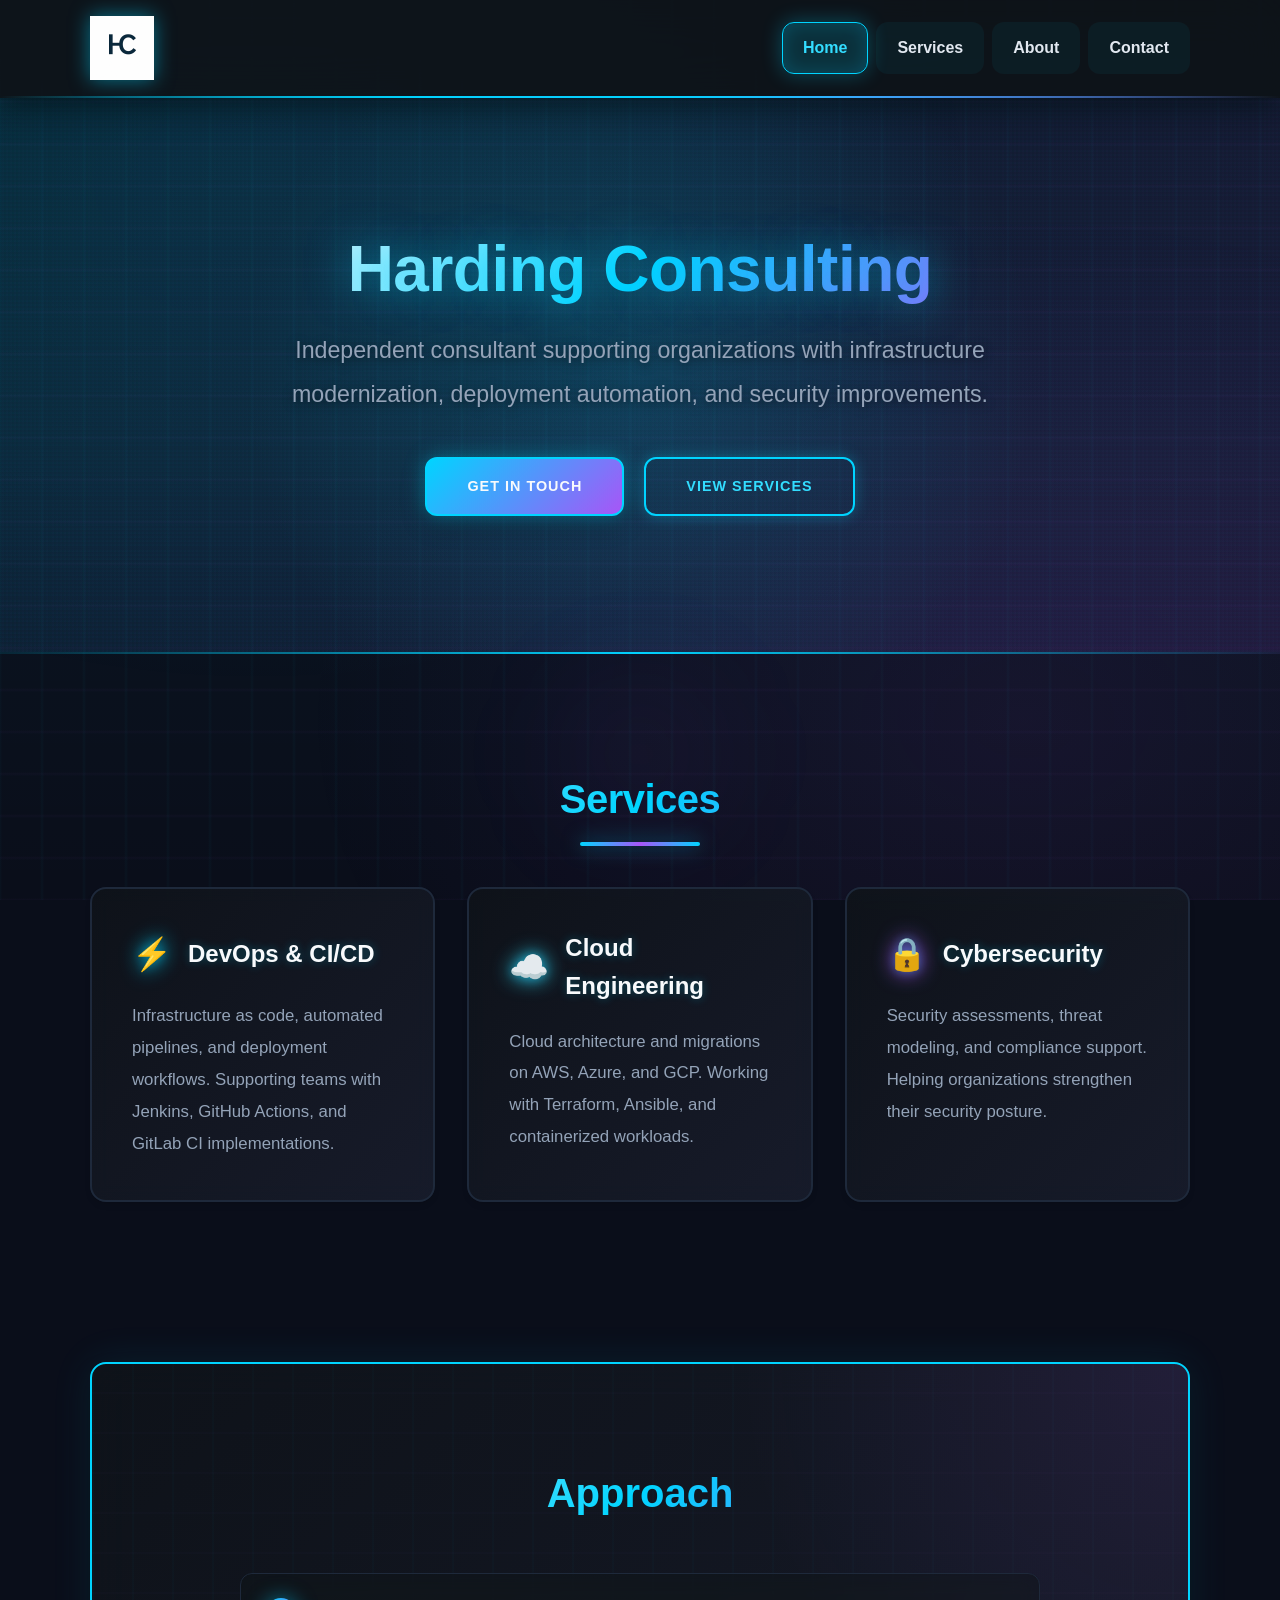
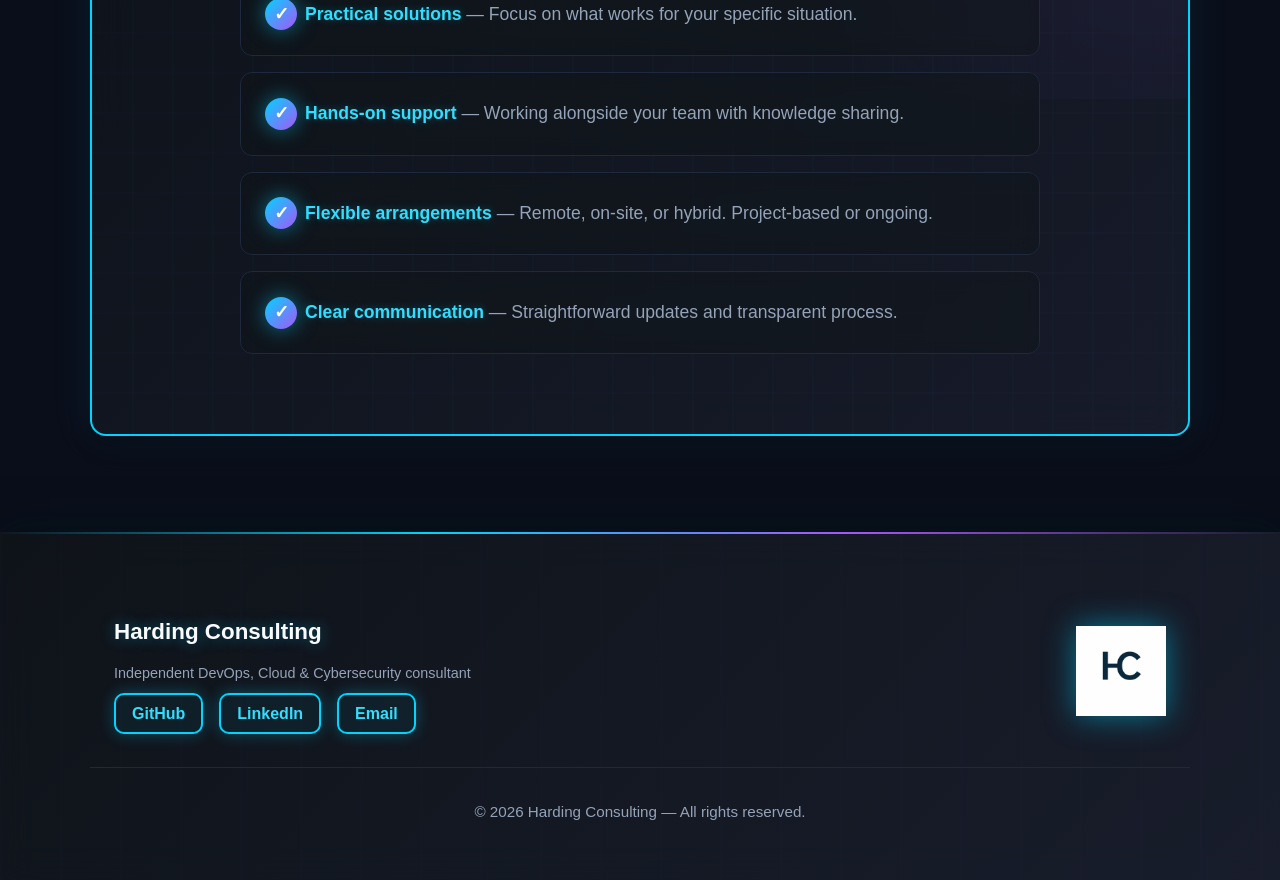
<file: index.html>
<!doctype html>
<html lang="en">
<head>
  <meta charset="utf-8">
  <meta name="viewport" content="width=device-width, initial-scale=1">
  <title>Harding Consulting — DevOps, Cloud & Cybersecurity</title>
  <meta name="description" content="Harding Consulting: Professional DevOps, Cloud and Cybersecurity services. Scalable infrastructure, secure systems, cloud migrations, and CI/CD automation.">
  <meta name="author" content="Harding Consulting">
  <meta property="og:title" content="Harding Consulting — DevOps, Cloud & Cybersecurity">
  <meta property="og:description" content="Professional DevOps, Cloud and Cybersecurity services for teams and enterprises.">
  <meta property="og:type" content="website">
  <meta property="og:url" content="https://harding.consulting/">
  <meta name="referrer" content="strict-origin-when-cross-origin">
  <meta name="robots" content="index,follow">
  <meta http-equiv="Content-Security-Policy" content="default-src 'self'; img-src 'self' data:; script-src 'self'; style-src 'self' 'unsafe-inline'; connect-src 'self';">
  <link rel="icon" href="/assets/favicon.svg" type="image/svg+xml">
  <link rel="stylesheet" href="/assets/css/style.css?v=2">
</head>
<body>
  <header class="site-header">
    <div class="container nav-wrap">
      <a class="logo" href="/">
        <img src="/assets/img/logo.png" alt="Harding Consulting" class="logo-img"/>
        <span class="sr-only">Harding Consulting</span>
      </a>
      <button id="navToggle" class="nav-toggle" aria-expanded="false" aria-controls="mainNav">Menu</button>
      <nav id="mainNav" class="main-nav" aria-label="Main navigation">
        <a href="/" aria-current="page">Home</a>
        <a href="/services.html">Services</a>
        <a href="/about.html">About</a>
        <a href="/contact.html">Contact</a>
      </nav>
    </div>
  </header>

  <main>
    <section class="hero">
      <div class="container">
        <h1>Harding Consulting</h1>
        <p class="lead">Independent consultant supporting organizations with infrastructure modernization, deployment automation, and security improvements.</p>
        <p class="cta-row">
          <a class="btn" href="/contact.html">Get in touch</a> 
          <a class="btn ghost" href="/services.html">View services</a>
        </p>
      </div>
    </section>

    <section class="services container" aria-labelledby="services-heading">
      <h2 id="services-heading">Services</h2>
      <div class="grid">
        <article class="card">
          <h3>DevOps & CI/CD</h3>
          <p>Infrastructure as code, automated pipelines, and deployment workflows. Supporting teams with Jenkins, GitHub Actions, and GitLab CI implementations.</p>
        </article>
        <article class="card">
          <h3>Cloud Engineering</h3>
          <p>Cloud architecture and migrations on AWS, Azure, and GCP. Working with Terraform, Ansible, and containerized workloads.</p>
        </article>
        <article class="card">
          <h3>Cybersecurity</h3>
          <p>Security assessments, threat modeling, and compliance support. Helping organizations strengthen their security posture.</p>
        </article>
      </div>
    </section>

    <section class="why-work container" aria-labelledby="why-heading">
      <h2 id="why-heading">Approach</h2>
      <ul class="benefits-list">
        <li><strong>Practical solutions</strong> — Focus on what works for your specific situation.</li>
        <li><strong>Hands-on support</strong> — Working alongside your team with knowledge sharing.</li>
        <li><strong>Flexible arrangements</strong> — Remote, on-site, or hybrid. Project-based or ongoing.</li>
        <li><strong>Clear communication</strong> — Straightforward updates and transparent process.</li>
      </ul>
    </section>
  </main>

  <footer class="site-footer">
    <div class="container footer-content">
      <div>
        <strong>Harding Consulting</strong>
        <p class="tagline">Independent DevOps, Cloud & Cybersecurity consultant</p>
        <ul class="social">
          <li><a href="https://github.com/Hardi5" id="github" target="_blank" rel="noopener">GitHub</a></li>
          <li><a href="https://www.linkedin.com/in/hardikakalaw/" id="linkedin" target="_blank" rel="noopener">LinkedIn</a></li>
          <li><a href="mailto:hardi@harding.consulting" id="email">Email</a></li>
        </ul>
      </div>
      <div>
        <img src="/assets/img/logo.png" alt="Harding Consulting" class="footer-logo"/>
      </div>
    </div>
    <div class="container copy">&copy; <span id="year"></span> Harding Consulting — All rights reserved.</div>
  </footer>

  <script src="/assets/js/main.js"></script>
</body>
</html>
</file>
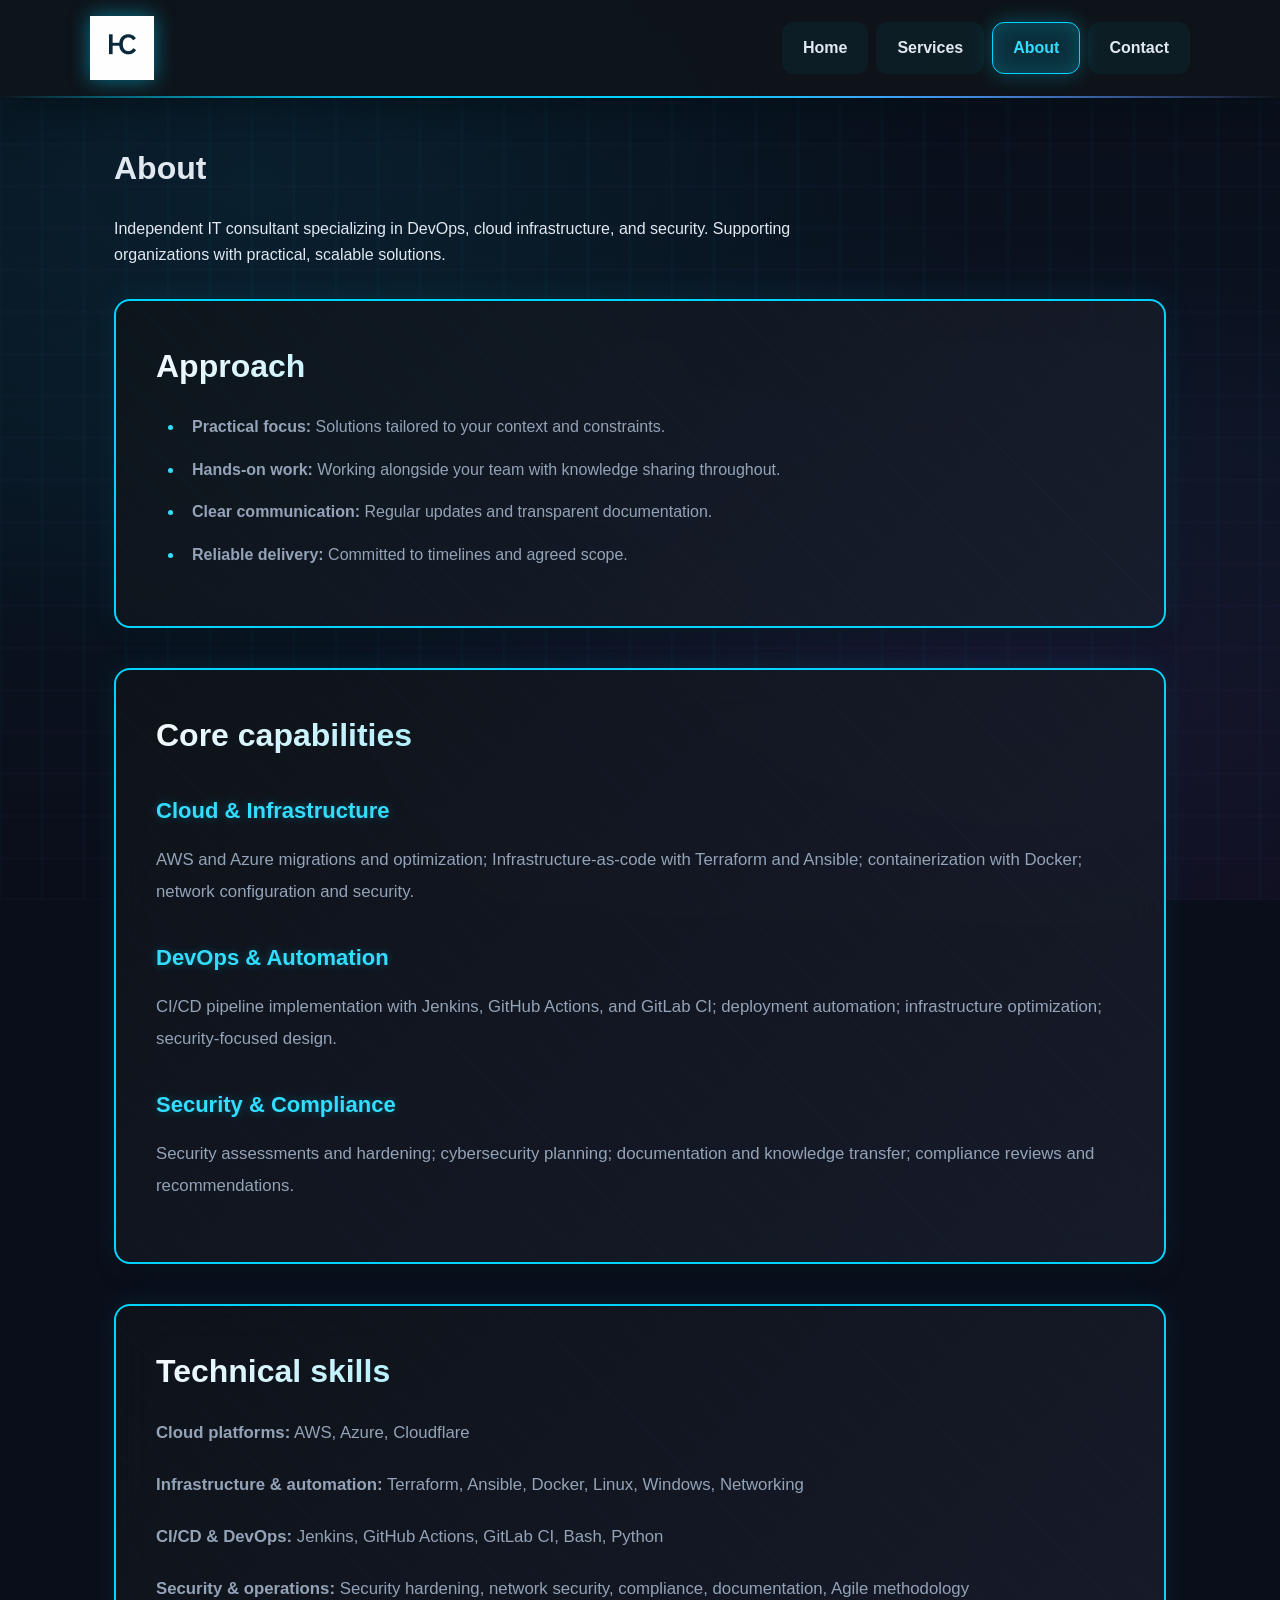
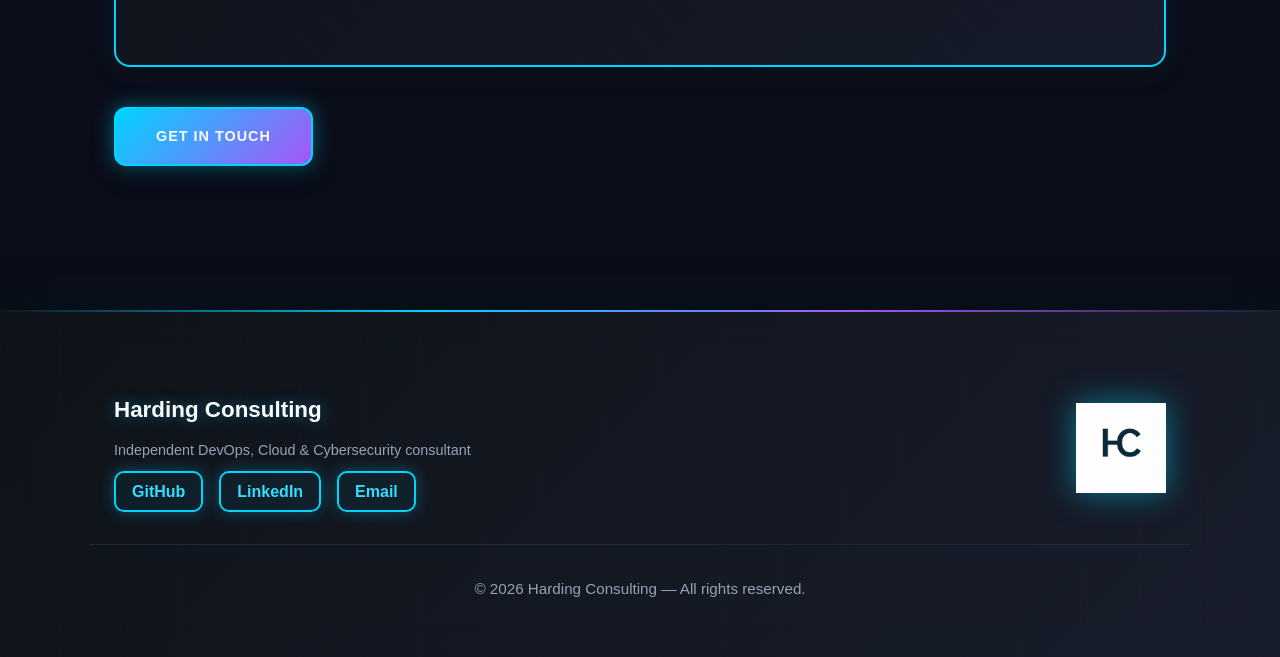
<file: about.html>
<!doctype html>
<html lang="en">
<head>
  <meta charset="utf-8">
  <meta name="viewport" content="width=device-width, initial-scale=1">
  <title>About — Harding Consulting</title>
  <meta name="description" content="About Harding Consulting — DevOps, Cloud and Cybersecurity consultant. Practical, hands-on engineering and strategy.">
  <link rel="stylesheet" href="/assets/css/style.css?v=2">
  <link rel="icon" href="/assets/favicon.svg" type="image/svg+xml">
  <meta name="referrer" content="strict-origin-when-cross-origin">
  <meta name="robots" content="index,follow">
  <meta http-equiv="Content-Security-Policy" content="default-src 'self'; img-src 'self' data:; script-src 'self'; style-src 'self' 'unsafe-inline'; connect-src 'self';">
</head>
<body>
  <header class="site-header">
    <div class="container nav-wrap">
      <a class="logo" href="/">
        <img src="/assets/img/logo.png" alt="Harding Consulting" class="logo-img"/>
        <span class="sr-only">Harding Consulting</span>
      </a>
      <button id="navToggle" class="nav-toggle" aria-expanded="false" aria-controls="mainNavAbout">Menu</button>
      <nav id="mainNavAbout" class="main-nav" aria-label="Main navigation">
        <a href="/">Home</a>
        <a href="/services.html">Services</a>
        <a href="/about.html" aria-current="page">About</a>
        <a href="/contact.html">Contact</a>
      </nav>
    </div>
  </header>

  <main class="container">
    <h1>About</h1>
    <p style="max-width:700px;margin-bottom:2rem">Independent IT consultant specializing in DevOps, cloud infrastructure, and security. Supporting organizations with practical, scalable solutions.</p>

    <section class="service-block">
      <h2>Approach</h2>
      <ul>
        <li><strong>Practical focus:</strong> Solutions tailored to your context and constraints.</li>
        <li><strong>Hands-on work:</strong> Working alongside your team with knowledge sharing throughout.</li>
        <li><strong>Clear communication:</strong> Regular updates and transparent documentation.</li>
        <li><strong>Reliable delivery:</strong> Committed to timelines and agreed scope.</li>
      </ul>
    </section>

    <section class="service-block">
      <h2>Core capabilities</h2>
      <h3>Cloud & Infrastructure</h3>
      <p>AWS and Azure migrations and optimization; Infrastructure-as-code with Terraform and Ansible; containerization with Docker; network configuration and security.</p>

      <h3>DevOps & Automation</h3>
      <p>CI/CD pipeline implementation with Jenkins, GitHub Actions, and GitLab CI; deployment automation; infrastructure optimization; security-focused design.</p>

      <h3>Security & Compliance</h3>
      <p>Security assessments and hardening; cybersecurity planning; documentation and knowledge transfer; compliance reviews and recommendations.</p>
    </section>

    <section class="service-block">
      <h2>Technical skills</h2>
      <p><strong>Cloud platforms:</strong> AWS, Azure, Cloudflare</p>
      <p><strong>Infrastructure & automation:</strong> Terraform, Ansible, Docker, Linux, Windows, Networking</p>
      <p><strong>CI/CD & DevOps:</strong> Jenkins, GitHub Actions, GitLab CI, Bash, Python</p>
      <p><strong>Security & operations:</strong> Security hardening, network security, compliance, documentation, Agile methodology</p>
    </section>

    <p style="margin-top:2rem"><a class="btn" href="/contact.html">Get in touch</a></p>
  </main>

  <footer class="site-footer">
    <div class="container footer-content">
      <div>
        <strong>Harding Consulting</strong>
        <p class="tagline">Independent DevOps, Cloud & Cybersecurity consultant</p>
        <ul class="social">
          <li><a href="https://github.com/Hardi5" id="github" target="_blank" rel="noopener">GitHub</a></li>
          <li><a href="https://www.linkedin.com/in/hardikakalaw/" id="linkedin" target="_blank" rel="noopener">LinkedIn</a></li>
          <li><a href="mailto:hardi@harding.consulting" id="email">Email</a></li>
        </ul>
      </div>
      <div>
        <img src="/assets/img/logo.png" alt="Harding Consulting" class="footer-logo"/>
      </div>
    </div>
    <div class="container copy">&copy; <span id="year-about"></span> Harding Consulting — All rights reserved.</div>
  </footer>

  <script src="/assets/js/main.js"></script>
</body>
</html>
</file>
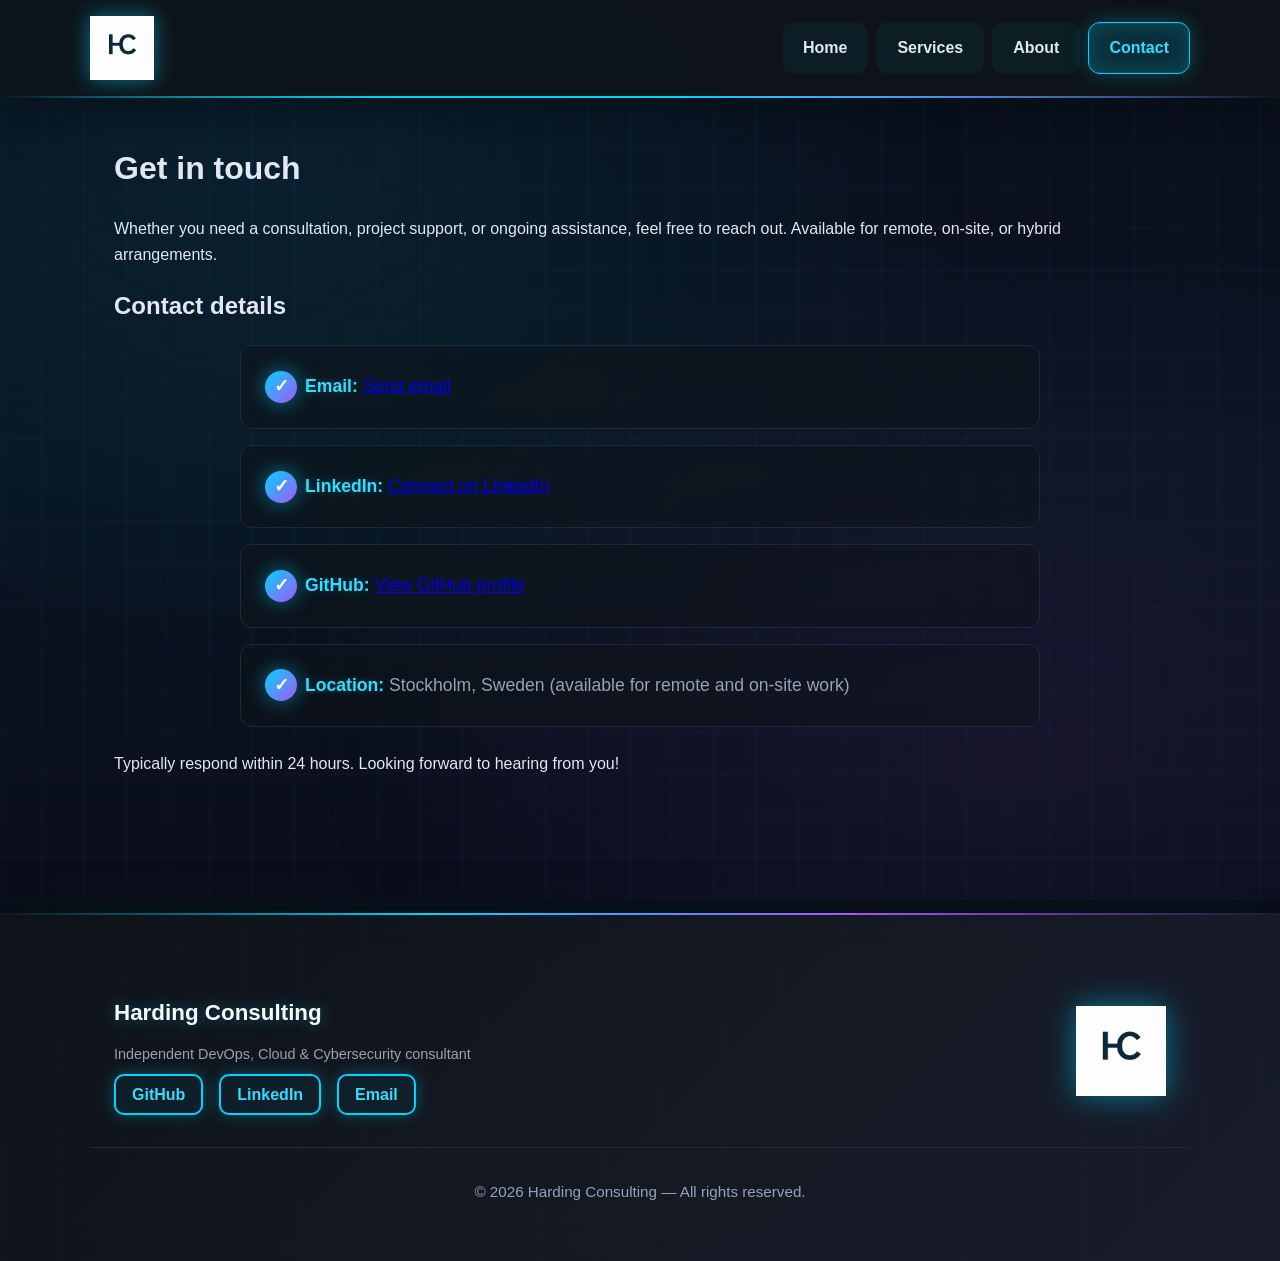
<file: contact.html>
<!doctype html>
<html lang="en">
<head>
  <meta charset="utf-8">
  <meta name="viewport" content="width=device-width, initial-scale=1">
  <title>Contact — Harding Consulting</title>
  <meta name="description" content="Contact Harding Consulting for DevOps, Cloud, and Cybersecurity services.">
  <link rel="stylesheet" href="/assets/css/style.css">
  <link rel="icon" href="/assets/favicon.svg" type="image/svg+xml">
  <meta name="referrer" content="strict-origin-when-cross-origin">
  <meta name="robots" content="index,follow">
  <meta http-equiv="Content-Security-Policy" content="default-src 'self'; img-src 'self' data:; script-src 'self'; style-src 'self' 'unsafe-inline'; connect-src 'self';">
</head>
<body>
  <header class="site-header">
    <div class="container nav-wrap">
      <a class="logo" href="/">
        <img src="/assets/img/logo.png" alt="Harding Consulting" class="logo-img"/>
        <span class="sr-only">Harding Consulting</span>
      </a>
      <button id="navToggle" class="nav-toggle" aria-expanded="false" aria-controls="mainNavContact">Menu</button>
      <nav id="mainNavContact" class="main-nav" aria-label="Main navigation">
        <a href="/">Home</a>
        <a href="/services.html">Services</a>
        <a href="/about.html">About</a>
        <a href="/contact.html" aria-current="page">Contact</a>
      </nav>
    </div>
  </header>

  <main class="container">
    <h1>Get in touch</h1>
    <p>Whether you need a consultation, project support, or ongoing assistance, feel free to reach out. Available for remote, on-site, or hybrid arrangements.</p>

    <section class="contact-details">
      <h2>Contact details</h2>
      <ul class="benefits-list">
        <li><strong>Email:</strong> <a href="mailto:hardi@harding.consulting">Send email</a></li>
        <li><strong>LinkedIn:</strong> <a href="https://www.linkedin.com/in/hardikakalaw/" target="_blank" rel="noopener">Connect on LinkedIn</a></li>
        <li><strong>GitHub:</strong> <a href="https://github.com/Hardi5" target="_blank" rel="noopener">View GitHub profile</a></li>
        <li><strong>Location:</strong> Stockholm, Sweden (available for remote and on-site work)</li>
      </ul>
      <p style="margin-top:1.5rem">Typically respond within 24 hours. Looking forward to hearing from you!</p>
    </section>
  </main>

  <footer class="site-footer">
    <div class="container footer-content">
      <div>
        <strong>Harding Consulting</strong>
        <p class="tagline">Independent DevOps, Cloud & Cybersecurity consultant</p>
        <ul class="social">
          <li><a href="https://github.com/Hardi5" id="github" target="_blank" rel="noopener">GitHub</a></li>
          <li><a href="https://www.linkedin.com/in/hardikakalaw/" id="linkedin" target="_blank" rel="noopener">LinkedIn</a></li>
          <li><a href="mailto:hardi@harding.consulting" id="email">Email</a></li>
        </ul>
      </div>
      <div>
        <img src="/assets/img/logo.png" alt="Harding Consulting" class="footer-logo"/>
      </div>
    </div>
    <div class="container copy">&copy; <span id="year-contact"></span> Harding Consulting — All rights reserved.</div>
  </footer>

  <script src="/assets/js/main.js"></script>
</body>
</html>
</file>
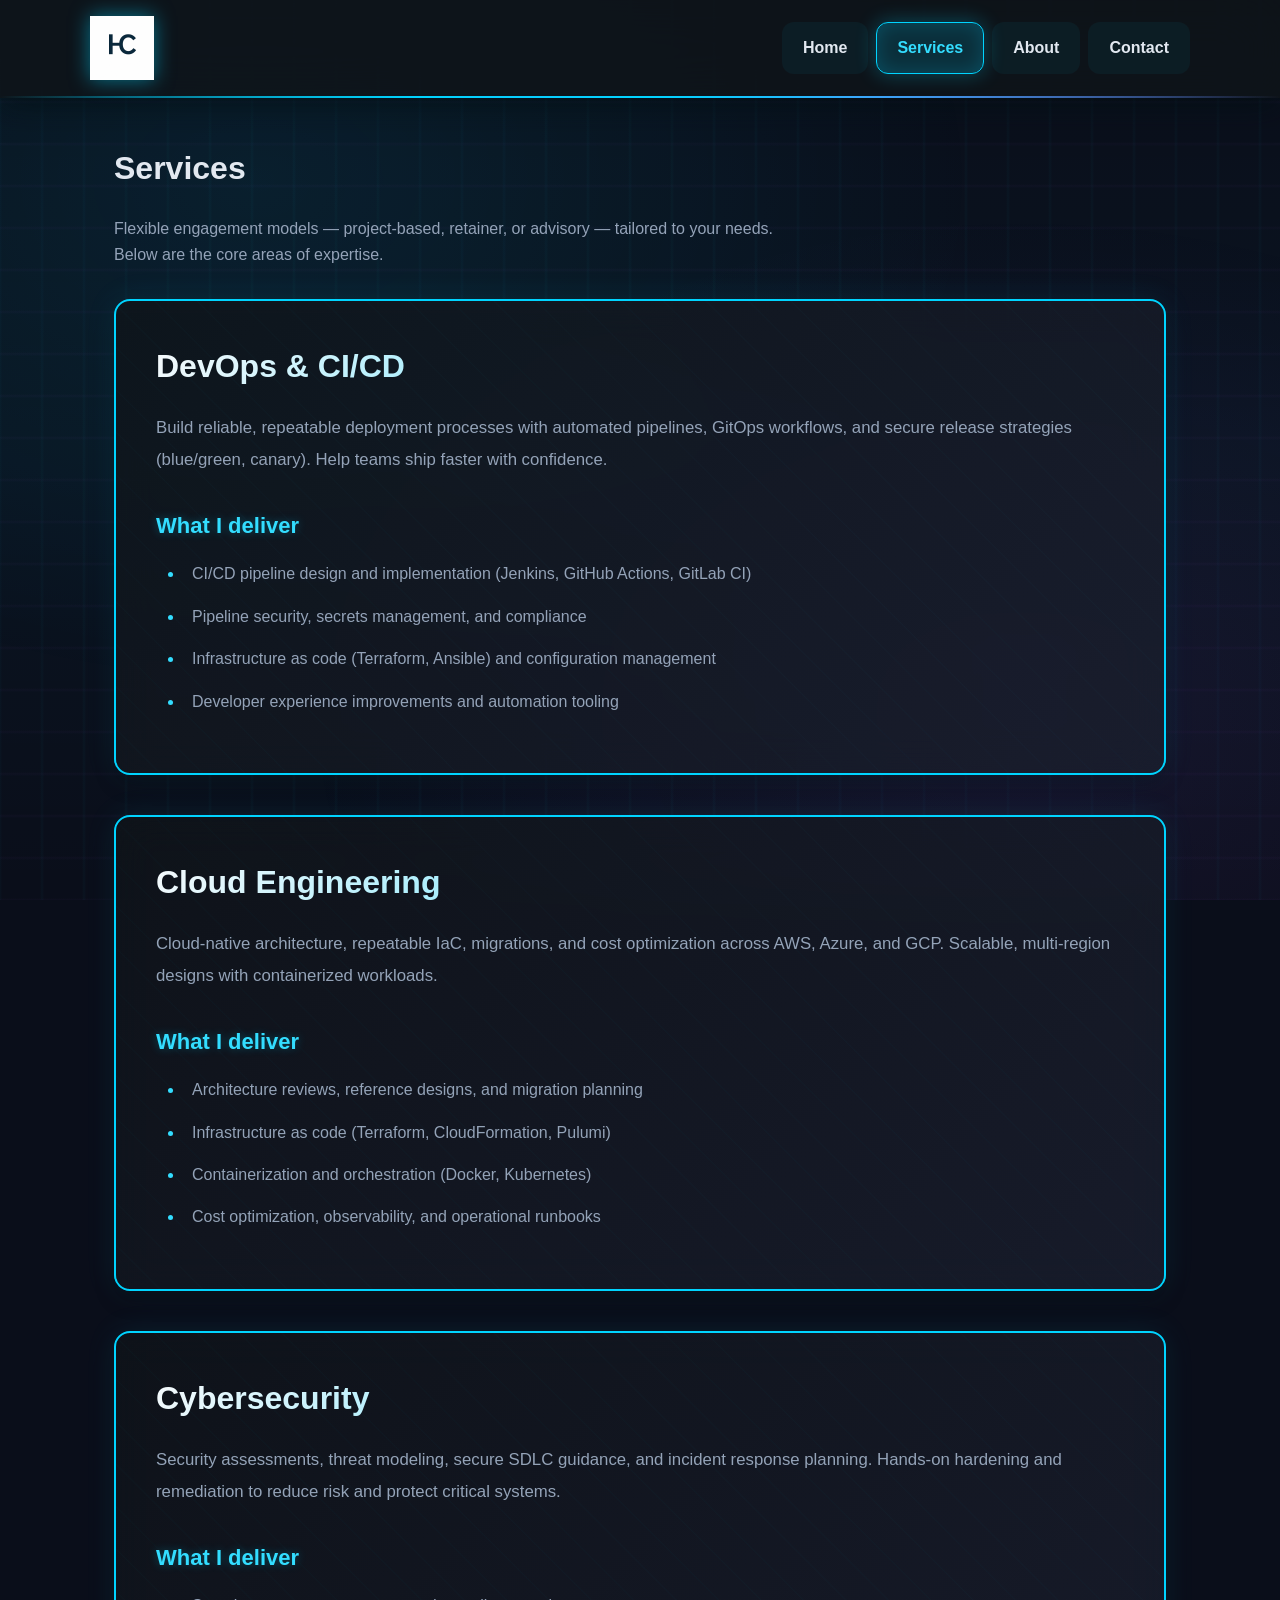
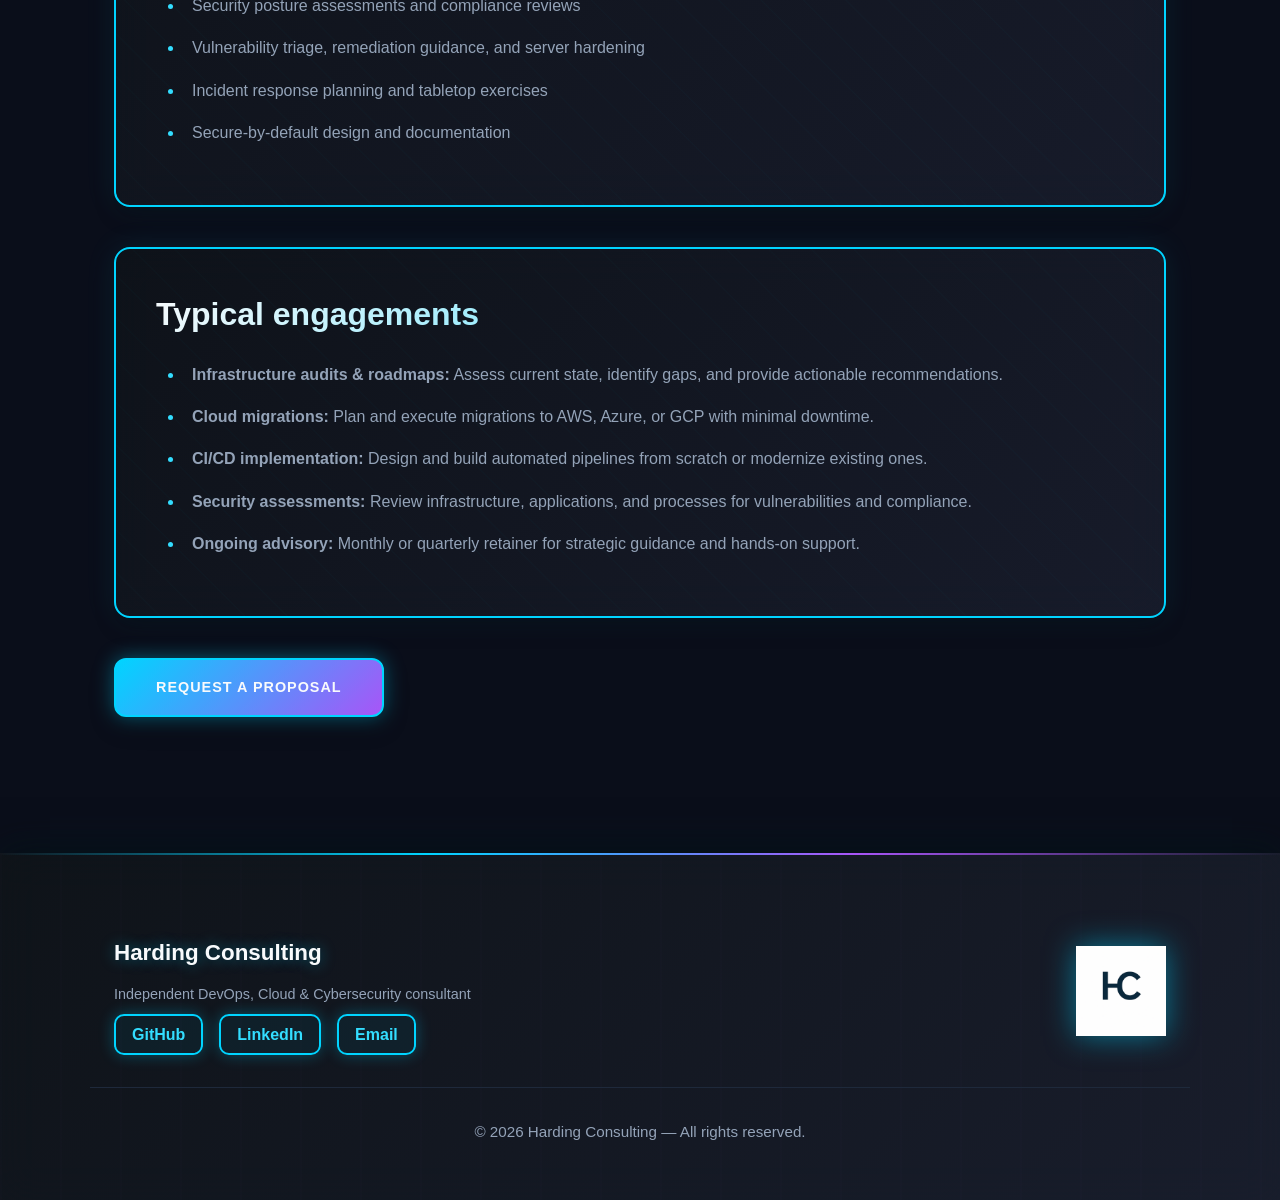
<file: services.html>
<!doctype html>
<html lang="en">
<head>
  <meta charset="utf-8">
  <meta name="viewport" content="width=device-width, initial-scale=1">
  <title>Services — Harding Consulting</title>
  <meta name="description" content="DevOps, Cloud and Cybersecurity services: CI/CD, IaC, cloud migrations, security assessments and incident response.">
  <link rel="stylesheet" href="/assets/css/style.css">
  <link rel="icon" href="/assets/favicon.svg" type="image/svg+xml">
  <meta name="referrer" content="strict-origin-when-cross-origin">
  <meta name="robots" content="index,follow">
  <meta http-equiv="Content-Security-Policy" content="default-src 'self'; img-src 'self' data:; script-src 'self'; style-src 'self' 'unsafe-inline'; connect-src 'self';">
</head>
<body>
  <header class="site-header">
    <div class="container nav-wrap">
      <a class="logo" href="/">
        <img src="/assets/img/logo.png" alt="Harding Consulting" class="logo-img"/>
        <span class="sr-only">Harding Consulting</span>
      </a>
      <button id="navToggle" class="nav-toggle" aria-expanded="false" aria-controls="mainNavServices">Menu</button>
      <nav id="mainNavServices" class="main-nav" aria-label="Main navigation">
        <a href="/">Home</a>
        <a href="/services.html" aria-current="page">Services</a>
        <a href="/about.html">About</a>
        <a href="/contact.html">Contact</a>
      </nav>
    </div>
  </header>

  <main class="container">
    <h1>Services</h1>
    <p style="max-width:700px;margin-bottom:2rem;color:var(--muted)">Flexible engagement models — project-based, retainer, or advisory — tailored to your needs. Below are the core areas of expertise.</p>

    <section class="service-block">
      <h2>DevOps & CI/CD</h2>
      <p>Build reliable, repeatable deployment processes with automated pipelines, GitOps workflows, and secure release strategies (blue/green, canary). Help teams ship faster with confidence.</p>
      <h3>What I deliver</h3>
      <ul>
        <li>CI/CD pipeline design and implementation (Jenkins, GitHub Actions, GitLab CI)</li>
        <li>Pipeline security, secrets management, and compliance</li>
        <li>Infrastructure as code (Terraform, Ansible) and configuration management</li>
        <li>Developer experience improvements and automation tooling</li>
      </ul>
    </section>

    <section class="service-block">
      <h2>Cloud Engineering</h2>
      <p>Cloud-native architecture, repeatable IaC, migrations, and cost optimization across AWS, Azure, and GCP. Scalable, multi-region designs with containerized workloads.</p>
      <h3>What I deliver</h3>
      <ul>
        <li>Architecture reviews, reference designs, and migration planning</li>
        <li>Infrastructure as code (Terraform, CloudFormation, Pulumi)</li>
        <li>Containerization and orchestration (Docker, Kubernetes)</li>
        <li>Cost optimization, observability, and operational runbooks</li>
      </ul>
    </section>

    <section class="service-block">
      <h2>Cybersecurity</h2>
      <p>Security assessments, threat modeling, secure SDLC guidance, and incident response planning. Hands-on hardening and remediation to reduce risk and protect critical systems.</p>
      <h3>What I deliver</h3>
      <ul>
        <li>Security posture assessments and compliance reviews</li>
        <li>Vulnerability triage, remediation guidance, and server hardening</li>
        <li>Incident response planning and tabletop exercises</li>
        <li>Secure-by-default design and documentation</li>
      </ul>
    </section>

    <section class="service-block">
      <h2>Typical engagements</h2>
      <ul>
        <li><strong>Infrastructure audits & roadmaps:</strong> Assess current state, identify gaps, and provide actionable recommendations.</li>
        <li><strong>Cloud migrations:</strong> Plan and execute migrations to AWS, Azure, or GCP with minimal downtime.</li>
        <li><strong>CI/CD implementation:</strong> Design and build automated pipelines from scratch or modernize existing ones.</li>
        <li><strong>Security assessments:</strong> Review infrastructure, applications, and processes for vulnerabilities and compliance.</li>
        <li><strong>Ongoing advisory:</strong> Monthly or quarterly retainer for strategic guidance and hands-on support.</li>
      </ul>
    </section>

    <p class="cta-row" style="justify-content:flex-start;margin-top:2rem"><a class="btn" href="/contact.html">Request a proposal</a></p>
  </main>

  <footer class="site-footer">
    <div class="container footer-content">
      <div>
        <strong>Harding Consulting</strong>
        <p class="tagline">Independent DevOps, Cloud & Cybersecurity consultant</p>
        <ul class="social">
          <li><a href="https://github.com/Hardi5" id="github" target="_blank" rel="noopener">GitHub</a></li>
          <li><a href="https://www.linkedin.com/in/hardikakalaw/" id="linkedin" target="_blank" rel="noopener">LinkedIn</a></li>
          <li><a href="mailto:hardi@harding.consulting" id="email">Email</a></li>
        </ul>
      </div>
      <div>
        <img src="/assets/img/logo.png" alt="Harding Consulting" class="footer-logo"/>
      </div>
    </div>
    <div class="container copy">&copy; <span id="year-services"></span> Harding Consulting — All rights reserved.</div>
  </footer>

  <script src="/assets/js/main.js"></script>
</body>
</html>
</file>
<file: assets/css/style.css>
/* Futuristic Enhanced Stylesheet for Harding Consulting */
:root{
  --bg:#0a0e1a;
  --surface:#0f1419;
  --surface-light:#1a1f2e;
  --surface-lighter:#242b3d;
  --muted:#94a3b8;
  --text:#e2e8f0;
  --text-bright:#f8fafc;
  --accent:#00d4ff;
  --accent-hover:#00b8e6;
  --accent-light:#33ddff;
  --accent-secondary:#a855f7;
  --accent-tertiary:#06ffa5;
  --success:#10b981;
  --warning:#f59e0b;
  --border:#1e293b;
  --border-glow:#334155;
  --max-width:1100px;
  --radius:16px;
  --shadow: 0 4px 6px -1px rgba(0, 0, 0, 0.1), 0 2px 4px -1px rgba(0, 0, 0, 0.06);
  --shadow-md: 0 10px 25px -5px rgba(0, 0, 0, 0.3), 0 10px 10px -5px rgba(0, 0, 0, 0.04);
  --shadow-lg: 0 20px 35px -10px rgba(0, 0, 0, 0.4), 0 10px 10px -5px rgba(0, 0, 0, 0.04);
  --shadow-neon: 0 0 30px rgba(0, 212, 255, 0.4), 0 0 60px rgba(0, 212, 255, 0.2);
  --shadow-neon-purple: 0 0 30px rgba(168, 85, 247, 0.4), 0 0 60px rgba(168, 85, 247, 0.2);
  font-family: -apple-system, BlinkMacSystemFont, "Segoe UI", Roboto, "Helvetica Neue", Arial, sans-serif;
}

*{
  box-sizing:border-box;
}

html,body{
  height:100%;
  scroll-behavior: smooth;
}

body{
  margin:0;
  background: #0a0e1a;
  background-image: 
    linear-gradient(to bottom, transparent 0%, rgba(0, 212, 255, 0.03) 50%, transparent 100%),
    repeating-linear-gradient(90deg, rgba(0, 212, 255, 0.03) 0px, transparent 2px, transparent 40px, rgba(0, 212, 255, 0.03) 42px),
    repeating-linear-gradient(0deg, rgba(168, 85, 247, 0.03) 0px, transparent 2px, transparent 40px, rgba(168, 85, 247, 0.03) 42px);
  background-attachment: fixed;
  color:var(--text);
  line-height:1.6;
  font-size:1rem;
  position: relative;
  overflow-x: hidden;
}

body::before {
  content: '';
  position: fixed;
  top: 0;
  left: 0;
  right: 0;
  bottom: 0;
  background: 
    radial-gradient(ellipse at 20% 20%, rgba(0, 212, 255, 0.08) 0%, transparent 50%),
    radial-gradient(ellipse at 80% 80%, rgba(168, 85, 247, 0.08) 0%, transparent 50%);
  pointer-events: none;
  z-index: 0;
}

.container{
  max-width:var(--max-width);
  margin:0 auto;
  padding:1.5rem;
  position: relative;
  z-index: 1;
}

/* Futuristic Grid Animation */
@keyframes gridMove {
  0% { background-position: 0 0, 0 0; }
  100% { background-position: 40px 40px, 0 0; }
}

/* Header & Navigation */
.site-header{
  background:rgba(15, 20, 25, 0.85);
  backdrop-filter:blur(30px);
  -webkit-backdrop-filter: blur(30px);
  border-bottom:2px solid transparent;
  border-image: linear-gradient(90deg, transparent, var(--accent), var(--accent-secondary), transparent) 1;
  position:sticky;
  top:0;
  z-index:100;
  box-shadow:0 8px 32px rgba(0,0,0,0.6), 0 0 40px rgba(0, 212, 255, 0.1);
  transition: all 0.3s ease;
}

.site-header::after {
  content: '';
  position: absolute;
  bottom: -2px;
  left: 0;
  right: 0;
  height: 2px;
  background: linear-gradient(90deg, transparent 0%, var(--accent) 50%, transparent 100%);
  animation: scanline 3s linear infinite;
}

@keyframes scanline {
  0%, 100% { opacity: 0.3; transform: translateX(-100%); }
  50% { opacity: 1; transform: translateX(100%); }
}

.nav-wrap{
  display:flex;
  align-items:center;
  gap:1.5rem;
  justify-content:space-between;
  padding:1rem 0;
}

.logo{
  display:inline-flex;
  align-items:center;
  text-decoration:none;
  transition:all 0.4s cubic-bezier(0.4, 0, 0.2, 1);
  filter: drop-shadow(0 0 10px rgba(0, 212, 255, 0.5));
  position: relative;
}

.logo::after {
  content: '';
  position: absolute;
  inset: -10px;
  border-radius: 50%;
  background: radial-gradient(circle, rgba(0, 212, 255, 0.2) 0%, transparent 70%);
  opacity: 0;
  transition: opacity 0.4s ease;
}

.logo:hover::after {
  opacity: 1;
  animation: pulse-logo 1.5s ease-in-out infinite;
}

@keyframes pulse-logo {
  0%, 100% { transform: scale(1); opacity: 0.5; }
  50% { transform: scale(1.2); opacity: 0.8; }
}

.logo:hover{
  transform: translateY(-3px);
  filter: drop-shadow(0 0 20px rgba(0, 212, 255, 0.8)) drop-shadow(0 0 40px rgba(0, 212, 255, 0.4));
}

.logo-img{
  height:64px;
  width:auto;
  display:block;
}

.tagline{
  color:var(--muted);
  margin:0.25rem 0 0;
  font-size:0.9rem;
}

.main-nav{
  display:flex;
  gap:0.5rem;
}

.main-nav a{
  color:var(--text);
  text-decoration:none;
  padding:0.75rem 1.25rem;
  border-radius:12px;
  font-weight:600;
  transition:all 0.3s ease;
  position: relative;
  overflow: hidden;
  border: 1px solid transparent;
  background: rgba(0, 212, 255, 0.05);
}

.main-nav a::before {
  content: '';
  position: absolute;
  inset: 0;
  background: linear-gradient(135deg, rgba(0, 212, 255, 0.1), rgba(168, 85, 247, 0.1));
  opacity: 0;
  transition: opacity 0.3s ease;
}

.main-nav a::after {
  content: '';
  position: absolute;
  bottom: 0;
  left: 0;
  right: 0;
  height: 2px;
  background: linear-gradient(90deg, var(--accent), var(--accent-secondary));
  transform: scaleX(0);
  transition: transform 0.3s ease;
}

.main-nav a:hover::before{
  opacity: 1;
}

.main-nav a:hover::after {
  transform: scaleX(1);
}

.main-nav a:hover{
  background:rgba(0, 212, 255, 0.1);
  color:var(--accent-light);
  transform: translateY(-2px);
  border-color: var(--accent);
  box-shadow: 0 4px 20px rgba(0, 212, 255, 0.3);
}

.main-nav a[aria-current="page"]{
  color:var(--accent-light);
  background:rgba(0, 212, 255, 0.15);
  border-color: var(--accent);
  box-shadow: inset 0 0 20px rgba(0, 212, 255, 0.2), 0 0 20px rgba(0, 212, 255, 0.3);
}

.nav-toggle{
  display:none;
  background:var(--surface-light);
  border:2px solid var(--accent);
  padding:0.5rem 0.75rem;
  border-radius:10px;
  cursor:pointer;
  font-weight:600;
  color: var(--accent-light);
  transition: all 0.3s ease;
  box-shadow: 0 0 15px rgba(0, 212, 255, 0.3);
}

.nav-toggle:hover{
  background:rgba(0, 212, 255, 0.1);
  transform: scale(1.05);
  box-shadow: 0 0 25px rgba(0, 212, 255, 0.5);
}

/* Hero Section */
.hero{
  padding:7rem 0 6rem;
  background: 
    linear-gradient(135deg, rgba(0, 212, 255, 0.1) 0%, rgba(168, 85, 247, 0.1) 100%);
  border-bottom:2px solid transparent;
  border-image: linear-gradient(90deg, transparent, var(--accent), transparent) 1;
  position: relative;
  overflow: hidden;
}

.hero::before {
  content: '';
  position: absolute;
  top: 0;
  left: 0;
  right: 0;
  bottom: 0;
  background: 
    repeating-linear-gradient(0deg, transparent, transparent 2px, rgba(0, 212, 255, 0.03) 2px, rgba(0, 212, 255, 0.03) 4px),
    repeating-linear-gradient(90deg, transparent, transparent 2px, rgba(168, 85, 247, 0.03) 2px, rgba(168, 85, 247, 0.03) 4px);
  background-size: 50px 50px;
  animation: gridMove 20s linear infinite;
  opacity: 0.5;
}

.hero::after {
  content: '';
  position: absolute;
  top: 50%;
  left: 50%;
  transform: translate(-50%, -50%);
  width: 800px;
  height: 800px;
  background: radial-gradient(circle, rgba(0, 212, 255, 0.15) 0%, transparent 70%);
  animation: heroGlow 8s ease-in-out infinite;
}

@keyframes heroGlow {
  0%, 100% { transform: translate(-50%, -50%) scale(1); opacity: 0.3; }
  50% { transform: translate(-50%, -50%) scale(1.2); opacity: 0.6; }
}

.hero .container{
  max-width:850px;
  text-align:center;
  position: relative;
  z-index: 1;
}

.hero h1{
  font-size:3.5rem;
  margin:0 0 1.5rem;
  font-weight:900;
  line-height:1.1;
  background: linear-gradient(135deg, var(--text-bright) 0%, var(--accent) 50%, var(--accent-secondary) 100%);
  -webkit-background-clip: text;
  -webkit-text-fill-color: transparent;
  background-clip: text;
  animation: fadeInUp 0.8s ease-out, textGlow 3s ease-in-out infinite;
  text-shadow: 0 0 40px rgba(0, 212, 255, 0.5);
  letter-spacing: -0.5px;
}

@keyframes textGlow {
  0%, 100% { filter: drop-shadow(0 0 10px rgba(0, 212, 255, 0.5)); }
  50% { filter: drop-shadow(0 0 20px rgba(0, 212, 255, 0.8)) drop-shadow(0 0 30px rgba(168, 85, 247, 0.5)); }
}

@keyframes fadeInUp {
  from {
    opacity: 0;
    transform: translateY(40px);
  }
  to {
    opacity: 1;
    transform: translateY(0);
  }
}

.lead{
  color:var(--muted);
  font-size:1.3rem;
  margin-bottom:2.5rem;
  line-height:1.9;
  animation: fadeInUp 0.8s ease-out 0.2s both;
  text-shadow: 0 2px 10px rgba(0, 0, 0, 0.5);
}

.btn{
  background: linear-gradient(135deg, var(--accent) 0%, var(--accent-secondary) 100%);
  color:var(--text-bright);
  padding:1rem 2.5rem;
  border-radius:12px;
  text-decoration:none;
  display:inline-block;
  font-weight:700;
  transition:all 0.4s cubic-bezier(0.4, 0, 0.2, 1);
  border:2px solid var(--accent);
  box-shadow: 0 0 20px rgba(0, 212, 255, 0.4), 0 8px 25px rgba(0, 0, 0, 0.3);
  position: relative;
  overflow: hidden;
  text-transform: uppercase;
  letter-spacing: 1px;
  font-size: 0.9rem;
}

.btn::before {
  content: '';
  position: absolute;
  top: 0;
  left: -100%;
  width: 100%;
  height: 100%;
  background: linear-gradient(90deg, transparent, rgba(255,255,255,0.3), transparent);
  transition: left 0.6s ease;
}

.btn::after {
  content: '';
  position: absolute;
  inset: -2px;
  background: linear-gradient(135deg, var(--accent), var(--accent-secondary));
  border-radius: 12px;
  z-index: -1;
  opacity: 0;
  transition: opacity 0.4s ease;
}

.btn:hover::before {
  left: 100%;
}

.btn:hover::after {
  opacity: 1;
  animation: borderPulse 1.5s ease-in-out infinite;
}

@keyframes borderPulse {
  0%, 100% { filter: blur(5px); }
  50% { filter: blur(10px); }
}

.btn:hover{
  transform:translateY(-4px) scale(1.05);
  box-shadow: 0 0 40px rgba(0, 212, 255, 0.6), 0 12px 35px rgba(0, 0, 0, 0.4);
  border-color: var(--accent-light);
}

.btn.ghost{
  background:transparent;
  border:2px solid var(--accent);
  color:var(--accent-light);
  box-shadow: 0 0 15px rgba(0, 212, 255, 0.3);
}

.btn.ghost:hover{
  background:rgba(0, 212, 255, 0.1);
  box-shadow: 0 0 30px rgba(0, 212, 255, 0.5), 0 8px 25px rgba(0, 0, 0, 0.3);
}

.cta-row{
  margin-top:2.5rem;
  display:flex;
  gap:1.25rem;
  justify-content:center;
  flex-wrap:wrap;
  animation: fadeInUp 0.8s ease-out 0.4s both;
}

/* Services Section */
.services{
  padding:5rem 0;
  position: relative;
}

.services::before {
  content: '';
  position: absolute;
  top: 0;
  left: 50%;
  transform: translateX(-50%);
  width: 200px;
  height: 200px;
  background: radial-gradient(circle, rgba(168, 85, 247, 0.1) 0%, transparent 70%);
  filter: blur(60px);
}

.services h2{
  text-align:center;
  font-size:2.5rem;
  margin-bottom:3.5rem;
  font-weight:800;
  background: linear-gradient(135deg, var(--text-bright) 0%, var(--accent) 50%, var(--accent-secondary) 100%);
  -webkit-background-clip: text;
  -webkit-text-fill-color: transparent;
  background-clip: text;
  position: relative;
  display: inline-block;
  width: 100%;
  animation: textGlow 3s ease-in-out infinite;
  letter-spacing: -0.5px;
}

.services h2::after {
  content: '';
  position: absolute;
  bottom: -15px;
  left: 50%;
  transform: translateX(-50%);
  width: 120px;
  height: 4px;
  background: linear-gradient(90deg, var(--accent), var(--accent-secondary), var(--accent));
  border-radius: 2px;
  box-shadow: 0 0 20px rgba(0, 212, 255, 0.6);
}

.grid{
  display:grid;
  grid-template-columns:repeat(auto-fit,minmax(320px,1fr));
  gap:2rem;
}

.card{
  background: linear-gradient(135deg, rgba(15, 20, 25, 0.8) 0%, rgba(26, 31, 46, 0.8) 100%);
  padding:2.5rem;
  border-radius:var(--radius);
  box-shadow:var(--shadow);
  border:2px solid var(--border);
  transition:all 0.5s cubic-bezier(0.4, 0, 0.2, 1);
  position: relative;
  overflow: hidden;
  backdrop-filter: blur(10px);
}

.card::before {
  content: '';
  position: absolute;
  top: 0;
  left: 0;
  right: 0;
  height: 3px;
  background: linear-gradient(90deg, var(--accent), var(--accent-secondary));
  transform: scaleX(0);
  transform-origin: left;
  transition: transform 0.5s ease;
}

.card::after {
  content: '';
  position: absolute;
  inset: 0;
  border-radius: var(--radius);
  padding: 2px;
  background: linear-gradient(135deg, var(--accent), var(--accent-secondary));
  -webkit-mask: linear-gradient(#fff 0 0) content-box, linear-gradient(#fff 0 0);
  -webkit-mask-composite: xor;
  mask-composite: exclude;
  opacity: 0;
  transition: opacity 0.5s ease;
}

.card:hover::before {
  transform: scaleX(1);
}

.card:hover::after {
  opacity: 1;
}

.card:hover{
  box-shadow:var(--shadow-lg), var(--shadow-neon);
  transform:translateY(-10px) scale(1.02);
  border-color:var(--accent);
  background: linear-gradient(135deg, rgba(26, 31, 46, 0.9) 0%, rgba(36, 43, 61, 0.9) 100%);
}

.card h3{
  margin:0 0 1.25rem;
  color:var(--text-bright);
  font-size:1.5rem;
  font-weight:700;
  display: flex;
  align-items: center;
  gap: 1rem;
  text-shadow: 0 0 10px rgba(0, 212, 255, 0.3);
}

.card h3::before {
  content: '⚡';
  font-size: 2rem;
  display: inline-block;
  animation: iconFloat 3s ease-in-out infinite;
  filter: drop-shadow(0 0 10px currentColor);
}

@keyframes iconFloat {
  0%, 100% { transform: translateY(0px); }
  50% { transform: translateY(-5px); }
}

.card:nth-child(1) h3::before {
  color: var(--accent);
}

.card:nth-child(2) h3::before {
  content: '☁️';
  color: var(--accent-light);
}

.card:nth-child(3) h3::before {
  content: '🔒';
  color: var(--accent-secondary);
}

.card p{
  color:var(--muted);
  margin:0;
  line-height:1.9;
  font-size: 1.05rem;
}

/* Approach/Why Work Section */
.why-work{
  padding:4rem 3rem;
  background: linear-gradient(135deg, rgba(15, 20, 25, 0.8) 0%, rgba(26, 31, 46, 0.8) 100%);
  border-radius:var(--radius);
  box-shadow:var(--shadow-md), 0 0 40px rgba(0, 212, 255, 0.1);
  margin:5rem auto;
  border:2px solid var(--accent);
  position: relative;
  overflow: hidden;
  backdrop-filter: blur(20px);
}

.why-work::before {
  content: '';
  position: absolute;
  inset: 0;
  background: 
    repeating-linear-gradient(90deg, transparent 0px, rgba(0, 212, 255, 0.03) 1px, transparent 2px, transparent 40px),
    repeating-linear-gradient(0deg, transparent 0px, rgba(168, 85, 247, 0.03) 1px, transparent 2px, transparent 40px);
  pointer-events: none;
}

.why-work::after {
  content: '';
  position: absolute;
  top: -50%;
  right: -50%;
  width: 100%;
  height: 100%;
  background: radial-gradient(circle, rgba(168, 85, 247, 0.1) 0%, transparent 70%);
  animation: floatRotate 15s ease-in-out infinite;
}

@keyframes floatRotate {
  0%, 100% { transform: rotate(0deg); }
  50% { transform: rotate(180deg); }
}

.why-work h2{
  text-align:center;
  font-size:2.5rem;
  margin-bottom:3rem;
  font-weight:800;
  background: linear-gradient(135deg, var(--text-bright) 0%, var(--accent) 50%, var(--accent-secondary) 100%);
  -webkit-background-clip: text;
  -webkit-text-fill-color: transparent;
  background-clip: text;
  position: relative;
  z-index: 1;
  animation: textGlow 3s ease-in-out infinite;
}

.benefits-list{
  list-style:none;
  padding:0;
  max-width:800px;
  margin:0 auto;
  position: relative;
  z-index: 1;
}

.benefits-list li{
  padding:1.5rem 2rem 1.5rem 4rem;
  border:1px solid var(--border);
  color:var(--muted);
  line-height:1.9;
  font-size: 1.1rem;
  transition: all 0.4s ease;
  border-radius: 12px;
  margin-bottom: 1rem;
  position: relative;
  background: rgba(15, 20, 25, 0.5);
  backdrop-filter: blur(10px);
}

.benefits-list li::before {
  content: '✓';
  position: absolute;
  left: 1.5rem;
  top: 50%;
  transform: translateY(-50%);
  width: 32px;
  height: 32px;
  background: linear-gradient(135deg, var(--accent), var(--accent-secondary));
  border-radius: 50%;
  display: flex;
  align-items: center;
  justify-content: center;
  font-weight: bold;
  color: white;
  font-size: 1.1rem;
  box-shadow: 0 0 20px rgba(0, 212, 255, 0.5);
  transition: all 0.4s ease;
}

.benefits-list li:hover {
  background: rgba(0, 212, 255, 0.05);
  transform: translateX(12px);
  border-color: var(--accent);
  box-shadow: 0 0 30px rgba(0, 212, 255, 0.2);
}

.benefits-list li:hover::before {
  transform: translateY(-50%) rotate(360deg) scale(1.1);
  box-shadow: 0 0 30px rgba(0, 212, 255, 0.8);
}

.benefits-list strong{
  color:var(--accent-light);
  font-weight:700;
  text-shadow: 0 0 10px rgba(0, 212, 255, 0.3);
}

/* About & Contact Sections */
.about, .contact{
  padding:4rem 0;
}

.about h2, .contact h2{
  font-size:2.5rem;
  margin-bottom:2rem;
  font-weight:800;
  background: linear-gradient(135deg, var(--text-bright) 0%, var(--accent) 50%, var(--accent-secondary) 100%);
  -webkit-background-clip: text;
  -webkit-text-fill-color: transparent;
  background-clip: text;
  animation: textGlow 3s ease-in-out infinite;
}

.about p, .contact p{
  color:var(--muted);
  line-height:1.9;
  max-width:800px;
  font-size: 1.1rem;
}

.about a{
  color:var(--accent-light);
  text-decoration:none;
  font-weight:700;
  transition: all 0.3s ease;
  border-bottom: 2px solid transparent;
  text-shadow: 0 0 10px rgba(0, 212, 255, 0.3);
}

.about a:hover{
  border-bottom-color: var(--accent-light);
  text-shadow: 0 0 20px rgba(0, 212, 255, 0.6);
}

/* Footer */
.site-footer{
  background: linear-gradient(135deg, rgba(15, 20, 25, 0.9) 0%, rgba(26, 31, 46, 0.9) 100%);
  border-top:2px solid transparent;
  border-image: linear-gradient(90deg, transparent, var(--accent), var(--accent-secondary), transparent) 1;
  margin-top:6rem;
  padding:3.5rem 0 2rem;
  box-shadow:0 -8px 32px rgba(0,0,0,0.5), 0 0 40px rgba(0, 212, 255, 0.1);
  position: relative;
  backdrop-filter: blur(20px);
}

.site-footer::before {
  content: '';
  position: absolute;
  inset: 0;
  background: 
    repeating-linear-gradient(90deg, transparent 0px, rgba(168, 85, 247, 0.02) 1px, transparent 2px, transparent 60px);
  pointer-events: none;
}

.footer-content,.footer-grid{
  display:grid;
  grid-template-columns:1fr auto;
  gap:3rem;
  padding-bottom:2.5rem;
  align-items:center;
  position: relative;
  z-index: 1;
}

.footer-logo{
  height:90px;
  width:auto;
  display:block;
  filter: drop-shadow(0 0 15px rgba(0, 212, 255, 0.5));
  transition: all 0.4s ease;
}

.footer-logo:hover {
  transform: scale(1.08) rotate(2deg);
  filter: drop-shadow(0 0 30px rgba(0, 212, 255, 0.8)) drop-shadow(0 0 50px rgba(168, 85, 247, 0.5));
}

.site-footer strong{
  display:block;
  font-size:1.4rem;
  color:var(--text-bright);
  margin-bottom:0.75rem;
  font-weight: 800;
  text-shadow: 0 0 15px rgba(0, 212, 255, 0.4);
}

.social{
  list-style:none;
  margin:1rem 0 0;
  padding:0;
  display:flex;
  gap:1rem;
  flex-wrap:wrap;
}

.social a {
  color: var(--accent-light);
  transition: all 0.3s ease;
  padding: 0.625rem 1rem;
  border-radius: 10px;
  background: rgba(0, 212, 255, 0.05);
  border: 2px solid var(--accent);
  font-weight: 600;
  box-shadow: 0 0 15px rgba(0, 212, 255, 0.3);
  text-decoration: none;
}

.social a:hover {
  color: var(--text-bright);
  background: rgba(0, 212, 255, 0.15);
  border-color: var(--accent-light);
  transform: translateY(-3px) scale(1.05);
  box-shadow: 0 0 30px rgba(0, 212, 255, 0.6);
}

.copy {
  text-align: center;
  color: var(--muted);
  border-top: 1px solid var(--border);
  padding-top: 2rem;
  font-size: 0.95rem;
  position: relative;
  z-index: 1;
}

/* Forms */
.contact-form{
  max-width:700px;
  display:grid;
  gap:1.5rem;
  margin-top:2.5rem;
}

.contact-form label{
  font-weight:700;
  color:var(--text-bright);
  margin-bottom:0.5rem;
  display:block;
  font-size: 1rem;
  text-shadow: 0 0 10px rgba(0, 212, 255, 0.2);
}

input,textarea{
  padding:1rem 1.25rem;
  border:2px solid var(--border);
  border-radius:12px;
  font-family:inherit;
  font-size:1rem;
  transition:all 0.3s ease;
  background:rgba(15, 20, 25, 0.5);
  color:var(--text);
  backdrop-filter: blur(10px);
}

input:focus,textarea:focus{
  outline:none;
  border-color:var(--accent);
  box-shadow:0 0 0 4px rgba(0, 212, 255, 0.2), 0 0 30px rgba(0, 212, 255, 0.3);
  background: rgba(15, 20, 25, 0.8);
}

textarea{
  min-height:160px;
  resize:vertical;
}

.form-actions{
  margin-top:0.75rem;
}

/* Service Block (for services page) */
.service-block{
  background: linear-gradient(135deg, rgba(15, 20, 25, 0.8) 0%, rgba(26, 31, 46, 0.8) 100%);
  padding:2.5rem;
  border-radius:var(--radius);
  margin-bottom:2.5rem;
  box-shadow:var(--shadow-md), 0 0 30px rgba(0, 212, 255, 0.1);
  border:2px solid var(--accent);
  transition: all 0.4s ease;
  backdrop-filter: blur(20px);
  position: relative;
  overflow: hidden;
}

.service-block::before {
  content: '';
  position: absolute;
  inset: 0;
  background: 
    repeating-linear-gradient(45deg, transparent 0px, rgba(0, 212, 255, 0.02) 1px, transparent 2px, transparent 30px);
  pointer-events: none;
}

.service-block:hover {
  transform: translateY(-6px);
  box-shadow: var(--shadow-lg), var(--shadow-neon);
  border-color: var(--accent-light);
}

.service-block h2{
  font-size:2rem;
  margin:0 0 1.25rem;
  font-weight:800;
  background: linear-gradient(135deg, var(--text-bright) 0%, var(--accent) 100%);
  -webkit-background-clip: text;
  -webkit-text-fill-color: transparent;
  background-clip: text;
  position: relative;
  z-index: 1;
}

.service-block h3{
  font-size:1.375rem;
  margin:2rem 0 1rem;
  color:var(--accent-light);
  font-weight: 700;
  text-shadow: 0 0 10px rgba(0, 212, 255, 0.3);
  position: relative;
  z-index: 1;
}

.service-block p{
  color:var(--muted);
  line-height:1.9;
  margin:0 0 1.25rem;
  font-size: 1.05rem;
  position: relative;
  z-index: 1;
}

.service-block ul{
  margin:1rem 0;
  padding-left:1.75rem;
  color:var(--muted);
  line-height: 1.9;
  position: relative;
  z-index: 1;
}

.service-block ul li{
  margin:0.75rem 0;
  position: relative;
  padding-left: 0.5rem;
}

.service-block ul li::marker {
  color: var(--accent-light);
}

/* Logo and accessibility helpers */
.sr-only{
  position:absolute;
  width:1px;
  height:1px;
  padding:0;
  margin:-1px;
  overflow:hidden;
  clip:rect(0,0,0,0);
  white-space:nowrap;
  border:0;
}

/* Scroll animations */
@media (prefers-reduced-motion: no-preference) {
  .card, .service-block {
    opacity: 0;
    animation: fadeInUp 0.6s ease-out forwards;
  }
  
  .card:nth-child(1) { animation-delay: 0.1s; }
  .card:nth-child(2) { animation-delay: 0.2s; }
  .card:nth-child(3) { animation-delay: 0.3s; }
}

/* Responsive */
@media (max-width:900px){
  .grid{
    grid-template-columns:repeat(auto-fit,minmax(280px,1fr));
  }
  .hero h1{
    font-size:2.75rem;
  }
  .services h2, .why-work h2, .about h2, .contact h2 {
    font-size: 2rem;
  }
}

@media (max-width:640px){
  .container{
    padding:1rem;
  }
  .grid{
    grid-template-columns:1fr;
  }
  .footer-content, .footer-grid{
    grid-template-columns:1fr;
    gap:2rem;
    text-align: center;
  }
  .footer-logo {
    margin: 0 auto;
  }
  .social {
    justify-content: center;
  }
  .main-nav{
    display:none;
    flex-direction:column;
    position:absolute;
    top:100%;
    left:0;
    right:0;
    background:rgba(15, 20, 25, 0.98);
    backdrop-filter: blur(30px);
    border-bottom:2px solid var(--accent);
    padding:1rem;
    box-shadow:0 8px 32px rgba(0,0,0,0.6), 0 0 40px rgba(0, 212, 255, 0.2);
  }
  .main-nav[style*="display: block"]{
    display:flex;
  }
  .nav-toggle{
    display:inline-block;
  }
  .hero{
    padding:5rem 0 4rem;
  }
  .hero h1{
    font-size:2rem;
  }
  .lead{
    font-size:1.1rem;
  }
  .cta-row{
    flex-direction:column;
  }
  .btn{
    width:100%;
    text-align:center;
  }
  .why-work {
    padding: 3rem 2rem;
  }
  .benefits-list li {
    padding-left: 3rem;
  }
  .benefits-list li::before {
    left: 1rem;
    width: 28px;
    height: 28px;
    font-size: 1rem;
  }
}

@media (min-width:1100px){
  .hero h1{
    font-size:4rem;
  }
  .lead{
    font-size:1.45rem;
  }
}
</file>
